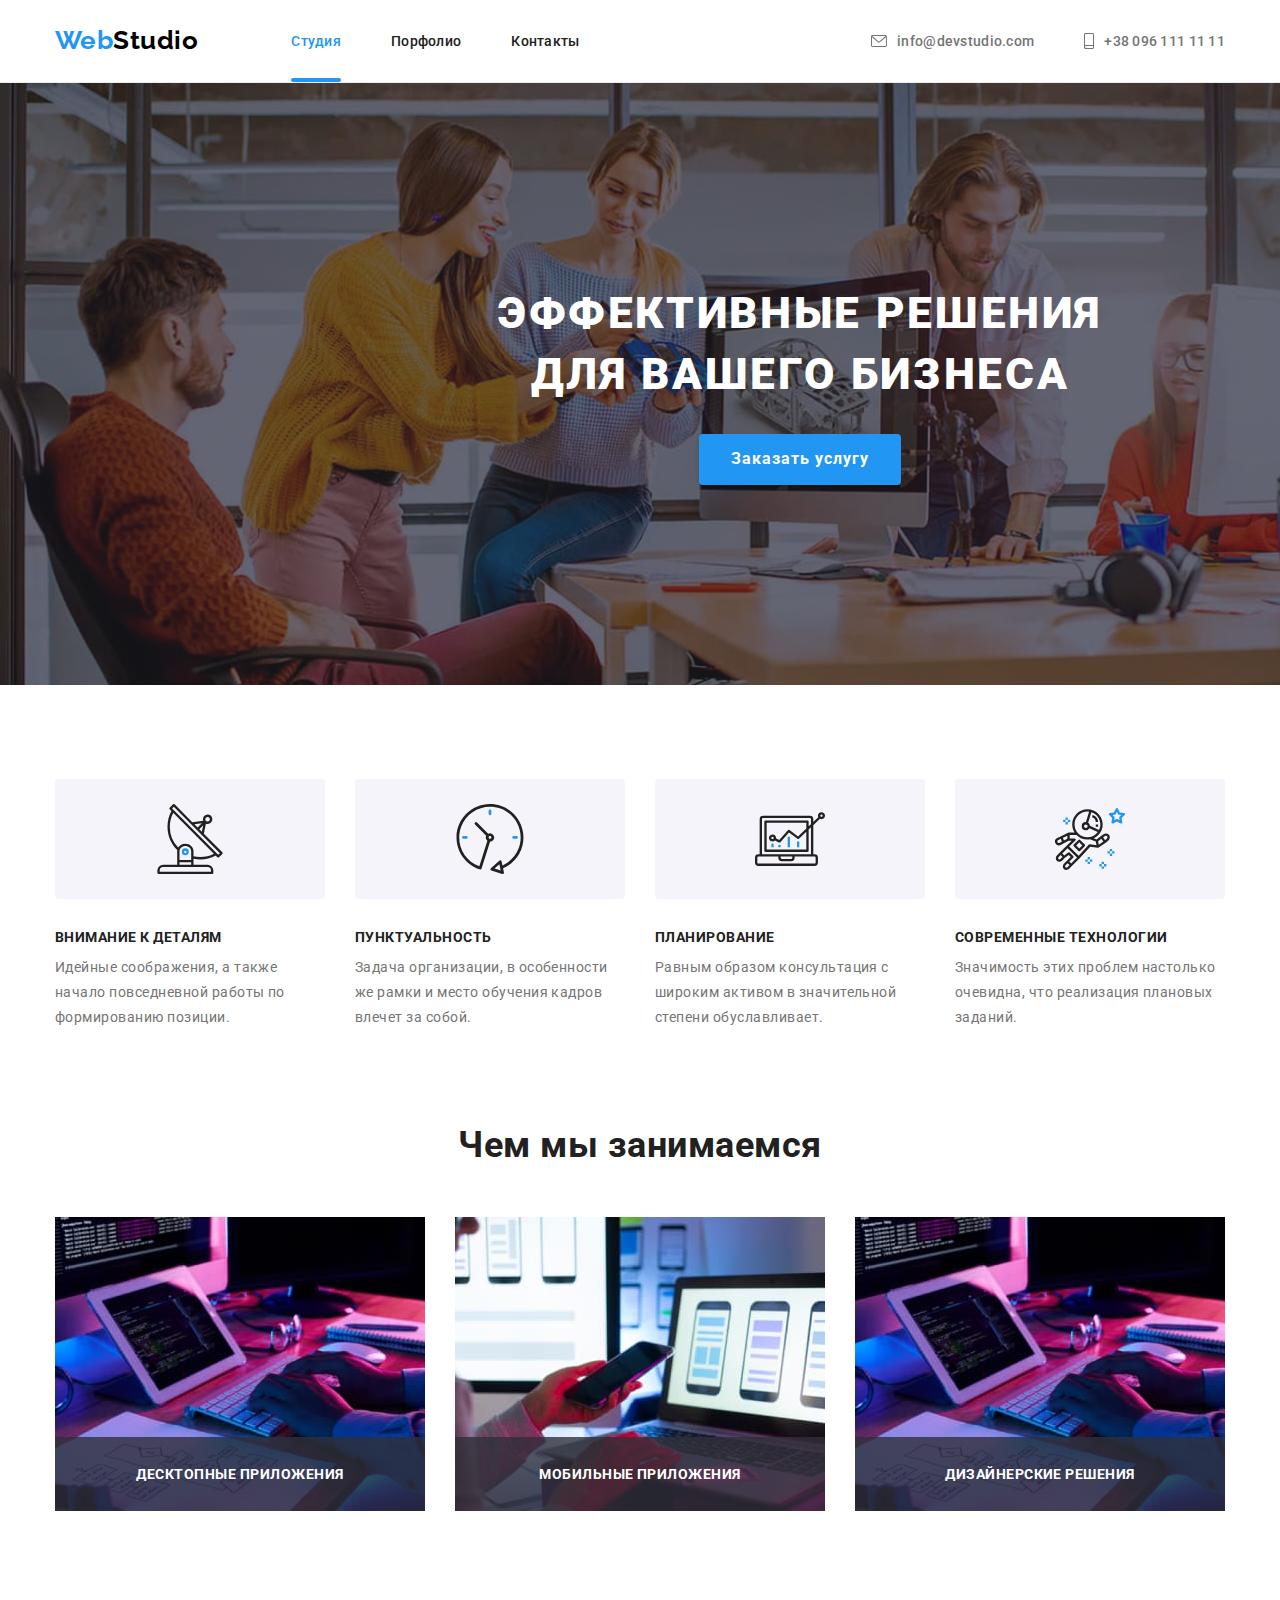
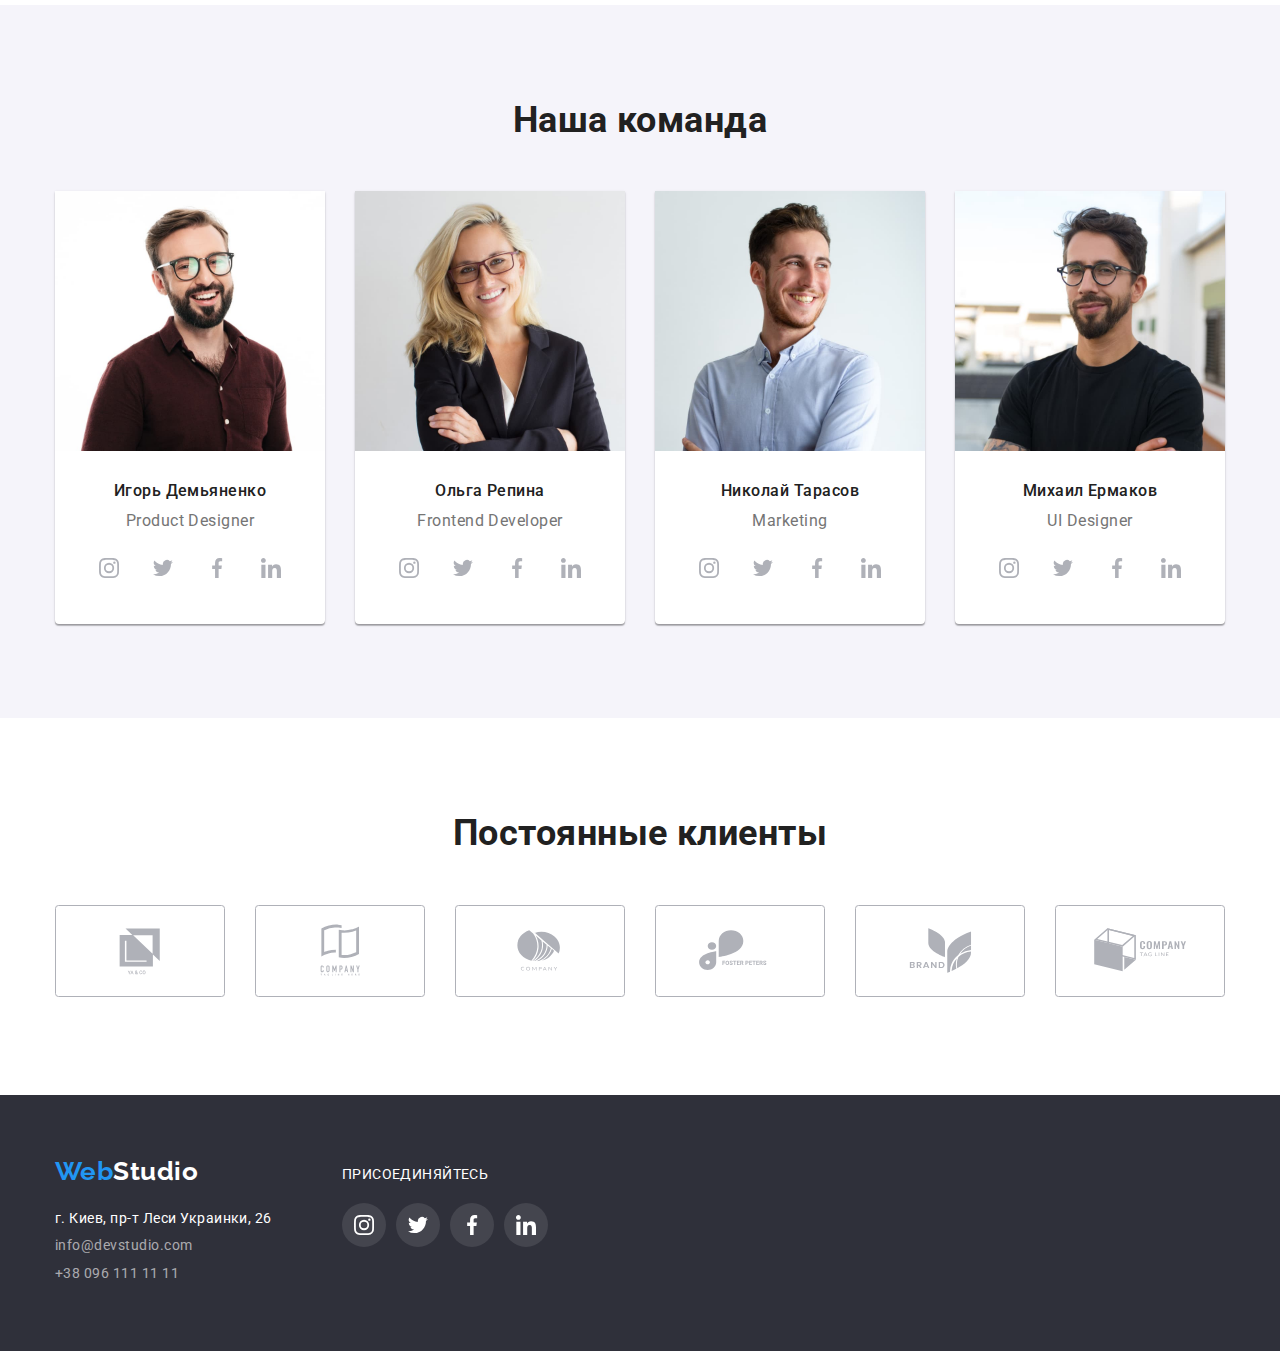
<file: index.html>
<!DOCTYPE html>
<html lang="ru">
  <head>
    <meta charset="UTF-8" />
    <meta http-equiv="X-UA-Compatible" content="IE=edge" />
    <meta name="viewport" content="width=device-width, initial-scale=1.0" />
    <meta
      name="description"
      content="Веб студия по разработке сайтов
    "
    />
    <title>Веб студия</title>
    <!--======================FONTS======================-->
    <link rel="preconnect" href="https://fonts.gstatic.com" />
    <link
      href="https://fonts.googleapis.com/css2?family=Raleway:wght@700&family=Roboto:wght@400;500;700;900&display=swap"
      rel="stylesheet"
    />
    <link
      rel="stylesheet"
      href="https://cdnjs.cloudflare.com/ajax/libs/animate.css/4.1.1/animate.min.css"
    />
    <!--======================нормализатор стилей modern-nomalize======================-->
    <link
      rel="stylesheet"
      href="https://cdnjs.cloudflare.com/ajax/libs/modern-normalize/1.0.0/modern-normalize.min.css"
    />
    <!---======================CSS======================-->
    <link rel="stylesheet" href="./css/styles.css" />
  </head>
  <body>
    <!--======================HEADER======================-->
    <header class="top-header">
      <div class="container header-container">
        <nav class="navigation">
          <a
            class="logo-link link animate__swing"
            href="./index.html"
            title="Логотип компании"
            lang="en"
            >Web<span class="part-logo-link link">Studio</span></a
          >
          <ul class="menu-list list">
            <li class="menu-item">
              <a class="menu-link link current" href="./index.html" title="Студия">Студия</a>
            </li>
            <li class="menu-item">
              <a class="menu-link link" href="./portfolio.html" title="Портфолио">Порфолио</a>
            </li>
            <li class="menu-item">
              <a class="menu-link link" href="./index.html" title="Контакты">Контакты</a>
            </li>
          </ul>
        </nav>
        <ul class="contacts-header list">
          <li class="contacts-header-item">
            <a class="contacts-header-link link" href="mailto:info@devstudio.com" lang="en">
              <svg class="icon-header" width="16" height="12">
                <use href="./images/icons.svg#icon-envelope"></use>
              </svg>
              info@devstudio.com</a
            >
          </li>
          <li class="contacts-header-item">
            <a class="contacts-header-link link" href="tel:+380961111111"
              ><svg class="icon-header" width="10" height="16">
                <use href="./images/icons.svg#icon-smartphone"></use>
              </svg>
              +38 096 111 11 11</a
            >
          </li>
        </ul>
      </div>
    </header>
    <main>
      <!--======================SECTION HERO======================-->
      <section class="hero">
        <div class="container">
          <h1 class="hero-title">эффективные решения<br />для вашего бизнеса</h1>
          <button class="button-order" type="button" data-modal-open>Заказать услугу</button>
        </div>
      </section>
      <!--======================SECTION ADVANTAGES======================-->
      <section class="advantages">
        <div class="container">
          <h2 class="hidden-title">Наши преймущества</h2>
          <ul class="advantages-list list">
            <li class="advantages-item">
              <div class="box-icons">
                <svg width="70" height="70">
                  <use href="./images/icons.svg#icon-antenna"></use>
                </svg>
              </div>
              <h3 class="advantages-subtitle">Внимание к деталям</h3>
              <p class="advantages-paragraph">
                Идейные соображения, а также начало повседневной работы по формированию позиции.
              </p>
            </li>
            <li class="advantages-item">
              <div class="box-icons">
                <svg width="70" height="70">
                  <use href="./images/icons.svg#icon-clock"></use>
                </svg>
              </div>
              <h3 class="advantages-subtitle">Пунктуальность</h3>
              <p class="advantages-paragraph">
                Задача организации, в особенности же рамки и место обучения кадров влечет за собой.
              </p>
            </li>
            <li class="advantages-item">
              <div class="box-icons">
                <svg width="70" height="70">
                  <use href="./images/icons.svg#icon-diagram"></use>
                </svg>
              </div>
              <h3 class="advantages-subtitle">Планирование</h3>
              <p class="advantages-paragraph">
                Равным образом консультация с широким активом в значительной степени обуславливает.
              </p>
            </li>
            <li class="advantages-item">
              <div class="box-icons">
                <svg width="70" height="70">
                  <use href="./images/icons.svg#icon-astronaut"></use>
                </svg>
              </div>
              <h3 class="advantages-subtitle">Современные технологии</h3>
              <p class="advantages-paragraph">
                Значимость этих проблем настолько очевидна, что реализация плановых заданий.
              </p>
            </li>
          </ul>
        </div>
      </section>
      <!--======================SECTION WORK======================-->
      <section class="work">
        <div class="container">
          <h2 class="headlines">Чем мы занимаемся</h2>
          <ul class="work-list list">
            <li class="work-item">
              <div class="wrapper-work-img">
                <img
                  src="./images/works-computer.jpg"
                  alt="Сотрудник работает за компьютером"
                  width="370"
                  height="294"
                />
                <h3 class="label-title">Десктопные приложения</h3>
              </div>
            </li>
            <li class="work-item">
              <div class="wrapper-work-img">
                <img
                  src="./images/works-laptop.jpg"
                  alt="Сотрудник работает за ноутбуком"
                  width="370"
                  height="294"
                />
                <h3 class="label-title">Мобильные приложения</h3>
              </div>
            </li>
            <li class="work-item">
              <div class="wrapper-work-img">
                <img
                  class="work-img"
                  src="./images/works-computer.jpg"
                  alt="Сотрудник работает за компьютером"
                  width="370"
                  height="294"
                />
                <h3 class="label-title">Дизайнерские решения</h3>
              </div>
            </li>
          </ul>
        </div>
      </section>
      <!--======================SECTION TEAM======================-->
      <section class="team section">
        <div class="container">
          <h2 class="headlines">Наша команда</h2>
          <ul class="team-list list">
            <li class="team-item">
              <div class="team-card">
                <img
                  class="team-img"
                  src="./images/product-designer.jpg"
                  alt="Игорь Демьяненко"
                  width="270"
                  height="260"
                />
                <h3 class="team-name-title">Игорь Демьяненко</h3>
                <p class="team-post-paragraph" lang="en">Product Designer</p>
                <ul class="social-links-list link list">
                  <li>
                    <a
                      class="social-link-team-card"
                      href="https://www.instagram.com/"
                      target="_blank"
                    >
                      <svg class="social-page" width="44" height="44">
                        <use href="./images/icons.svg#icon-instagram"></use>
                      </svg>
                    </a>
                  </li>
                  <li>
                    <a
                      class="social-link-team-card"
                      href="https://twitter.com/?lang=uk"
                      target="_blank"
                    >
                      <svg class="social-page" width="44" height="44">
                        <use href="./images/icons.svg#icon-twitter"></use>
                      </svg>
                    </a>
                  </li>
                  <li>
                    <a
                      class="social-link-team-card"
                      href="https://www.facebook.com/"
                      target="_blank"
                    >
                      <svg class="social-page" width="44" height="44">
                        <use href="./images/icons.svg#icon-facebook"></use>
                      </svg>
                    </a>
                  </li>
                  <li>
                    <a
                      class="social-link-team-card"
                      href="https://www.linkedin.com/"
                      target="_blank"
                    >
                      <svg class="social-page" width="44" height="44">
                        <use href="./images/icons.svg#icon-linkedin"></use>
                      </svg>
                    </a>
                  </li>
                </ul>
              </div>
            </li>
            <li class="team-item">
              <div class="team-card">
                <img
                  class="team-img"
                  src="./images/frontend-developer.jpg"
                  alt="Ольга Репина"
                  width="270"
                  height="260"
                />
                <h3 class="team-name-title">Ольга Репина</h3>
                <p class="team-post-paragraph" lang="en">Frontend Developer</p>
                <ul class="social-links-list link list">
                  <li>
                    <a
                      class="social-link-team-card"
                      href="https://www.instagram.com/"
                      target="_blank"
                    >
                      <svg class="social-page" width="44" height="44">
                        <use href="./images/icons.svg#icon-instagram"></use>
                      </svg>
                    </a>
                  </li>
                  <li>
                    <a
                      class="social-link-team-card"
                      href="https://twitter.com/?lang=uk"
                      target="_blank"
                    >
                      <svg class="social-page" width="44" height="44">
                        <use href="./images/icons.svg#icon-twitter"></use>
                      </svg>
                    </a>
                  </li>
                  <li>
                    <a
                      class="social-link-team-card"
                      href="https://www.facebook.com/"
                      target="_blank"
                    >
                      <svg class="social-page" width="44" height="44">
                        <use href="./images/icons.svg#icon-facebook"></use>
                      </svg>
                    </a>
                  </li>
                  <li>
                    <a
                      class="social-link-team-card"
                      href="https://www.linkedin.com/"
                      target="_blank"
                    >
                      <svg class="social-page" width="44" height="44">
                        <use href="./images/icons.svg#icon-linkedin"></use>
                      </svg>
                    </a>
                  </li>
                </ul>
              </div>
            </li>
            <li class="team-item">
              <div class="team-card">
                <img
                  class="team-img"
                  src="./images/marketing.jpg"
                  alt="Николай Тарасов"
                  width="270"
                  height="260"
                />
                <h3 class="team-name-title">Николай Тарасов</h3>
                <p class="team-post-paragraph" lang="en">Marketing</p>
                <ul class="social-links-list link list">
                  <li>
                    <a
                      class="social-link-team-card"
                      href="https://www.instagram.com/"
                      target="_blank"
                    >
                      <svg class="social-page" width="44" height="44">
                        <use href="./images/icons.svg#icon-instagram"></use>
                      </svg>
                    </a>
                  </li>
                  <li>
                    <a
                      class="social-link-team-card"
                      href="https://twitter.com/?lang=uk"
                      target="_blank"
                    >
                      <svg class="social-page" width="44" height="44">
                        <use href="./images/icons.svg#icon-twitter"></use>
                      </svg>
                    </a>
                  </li>
                  <li>
                    <a
                      class="social-link-team-card"
                      href="https://www.facebook.com/"
                      target="_blank"
                    >
                      <svg class="social-page" width="44" height="44">
                        <use href="./images/icons.svg#icon-facebook"></use>
                      </svg>
                    </a>
                  </li>
                  <li>
                    <a
                      class="social-link-team-card"
                      href="https://www.linkedin.com/"
                      target="_blank"
                    >
                      <svg class="social-page" width="44" height="44">
                        <use href="./images/icons.svg#icon-linkedin"></use>
                      </svg>
                    </a>
                  </li>
                </ul>
              </div>
            </li>
            <li class="team-item">
              <div class="team-card">
                <img
                  class="team-img"
                  src="./images/ul-designer.jpg"
                  alt="Михаил Ермаков"
                  width="270"
                  height="260"
                />
                <h3 class="team-name-title">Михаил Ермаков</h3>
                <p class="team-post-paragraph" lang="en">UI Designer</p>
                <ul class="social-links-list link list">
                  <li>
                    <a
                      class="social-link-team-card"
                      href="https://www.instagram.com/"
                      target="_blank"
                    >
                      <svg class="social-page" width="44" height="44">
                        <use href="./images/icons.svg#icon-instagram"></use>
                      </svg>
                    </a>
                  </li>
                  <li>
                    <a
                      class="social-link-team-card"
                      href="https://twitter.com/?lang=uk"
                      target="_blank"
                    >
                      <svg class="social-page" width="44" height="44">
                        <use href="./images/icons.svg#icon-twitter"></use>
                      </svg>
                    </a>
                  </li>
                  <li>
                    <a
                      class="social-link-team-card"
                      href="https://www.facebook.com/"
                      target="_blank"
                    >
                      <svg class="social-page" width="44" height="44">
                        <use href="./images/icons.svg#icon-facebook"></use>
                      </svg>
                    </a>
                  </li>
                  <li>
                    <a
                      class="social-link-team-card"
                      href="https://www.linkedin.com/"
                      target="_blank"
                    >
                      <svg class="social-page" width="44" height="44">
                        <use href="./images/icons.svg#icon-linkedin"></use>
                      </svg>
                    </a>
                  </li>
                </ul>
              </div>
            </li>
          </ul>
        </div>
      </section>
      <!--=======================CLIENTS=========================-->
      <section class="clients">
        <div class="container">
          <h2 class="headlines">Постоянные клиенты</h2>
          <ul class="clients-list list">
            <li>
              <a class="client-link" href="" target="_blank">
                <svg class="client-page" width="170" height="92">
                  <use href="./images/icons.svg#icon-client-one"></use>
                </svg>
              </a>
            </li>
            <li>
              <a class="client-link" href="" target="_blank">
                <svg class="client-page" width="170" height="92">
                  <use href="./images/icons.svg#icon-client-two"></use>
                </svg>
              </a>
            </li>
            <li>
              <a class="client-link" href="" target="_blank">
                <svg class="client-page" width="170" height="92">
                  <use href="./images/icons.svg#icon-client-three"></use>
                </svg>
              </a>
            </li>
            <li>
              <a class="client-link" href="" target="_blank">
                <svg class="client-page" width="170" height="92">
                  <use href="./images/icons.svg#icon-client-four"></use>
                </svg>
              </a>
            </li>
            <li>
              <a class="client-link" href="" target="_blank">
                <svg class="client-page" width="170" height="92">
                  <use href="./images/icons.svg#icon-client-five"></use>
                </svg>
              </a>
            </li>
            <li>
              <a class="client-link" href="" target="_blank">
                <svg class="client-page" width="170" height="92">
                  <use href="./images/icons.svg#icon-client-six"></use>
                </svg>
              </a>
            </li>
          </ul>
        </div>
      </section>
    </main>
    <!--======================FOOTER======================-->
    <footer class="bottom-footer">
      <div class="container">
        <ul class="footer-list list">
          <li>
            <a class="logo-link link" href="./index.html" title="Логотип компании" lang="en"
              >Web<span class="option-logo link">Studio</span></a
            >
            <address class="address-font-style">
              <ul class="contacts-footer-list list">
                <li class="contacts-item contacts-footer-item">
                  <a
                    class="contacts-footer link"
                    href="https://goo.gl/maps/wDVfCGWacjPR4fe57"
                    target="_blank"
                    rel="noopener noreferrer"
                    >г. Киев, пр-т Леси Украинки, 26</a
                  >
                </li>
                <li class="contacts-item">
                  <a
                    class="contacts-footer contacts-footer-addcolor link"
                    href="mailto:info@devstudio.com"
                    lang="en"
                    >info@devstudio.com</a
                  >
                </li>
                <li class="contacts-item">
                  <a class="contacts-footer contacts-footer-addcolor link" href="tel:+380961111111"
                    >+38 096 111 11 11</a
                  >
                </li>
              </ul>
            </address>
          </li>
          <li class="join">
            <p class="footer-paragraph">присоединяйтесь</p>
            <ul class="social-links-list-footer link list">
              <li class="social-links-item-footer">
                <a class="social-link-footer" href="https://www.instagram.com/" target="_blank">
                  <svg class="social-page-footer" width="44" height="44">
                    <use href="./images/icons.svg#icon-instagram"></use>
                  </svg>
                </a>
              </li>
              <li class="social-links-item-footer">
                <a class="social-link-footer" href="https://twitter.com/?lang=uk" target="_blank">
                  <svg class="social-page-footer" width="44" height="44">
                    <use href="./images/icons.svg#icon-twitter"></use>
                  </svg>
                </a>
              </li>
              <li class="social-links-item-footer">
                <a class="social-link-footer" href="https://www.facebook.com/" target="_blank">
                  <svg class="social-page-footer" width="44" height="44">
                    <use href="./images/icons.svg#icon-facebook"></use>
                  </svg>
                </a>
              </li>
              <li class="social-links-item-footer">
                <a class="social-link-footer" href="https://www.linkedin.com/" target="_blank">
                  <svg class="social-page-footer" width="44" height="44">
                    <use href="./images/icons.svg#icon-linkedin"></use>
                  </svg>
                </a>
              </li>
            </ul>
          </li>
        </ul>
      </div>
    </footer>
    <div class="backdrop is-hidden" data-modal>
      <div class="modal">
        <button class="modal-close-button" type="button" data-modal-close>
          <svg width="18" height="18"><use href="./images/icons.svg#icon-close-black"></use></svg>
        </button>
      </div>
    </div>
    <script src="./js/modal.js"></script>
  </body>
</html>
</file>
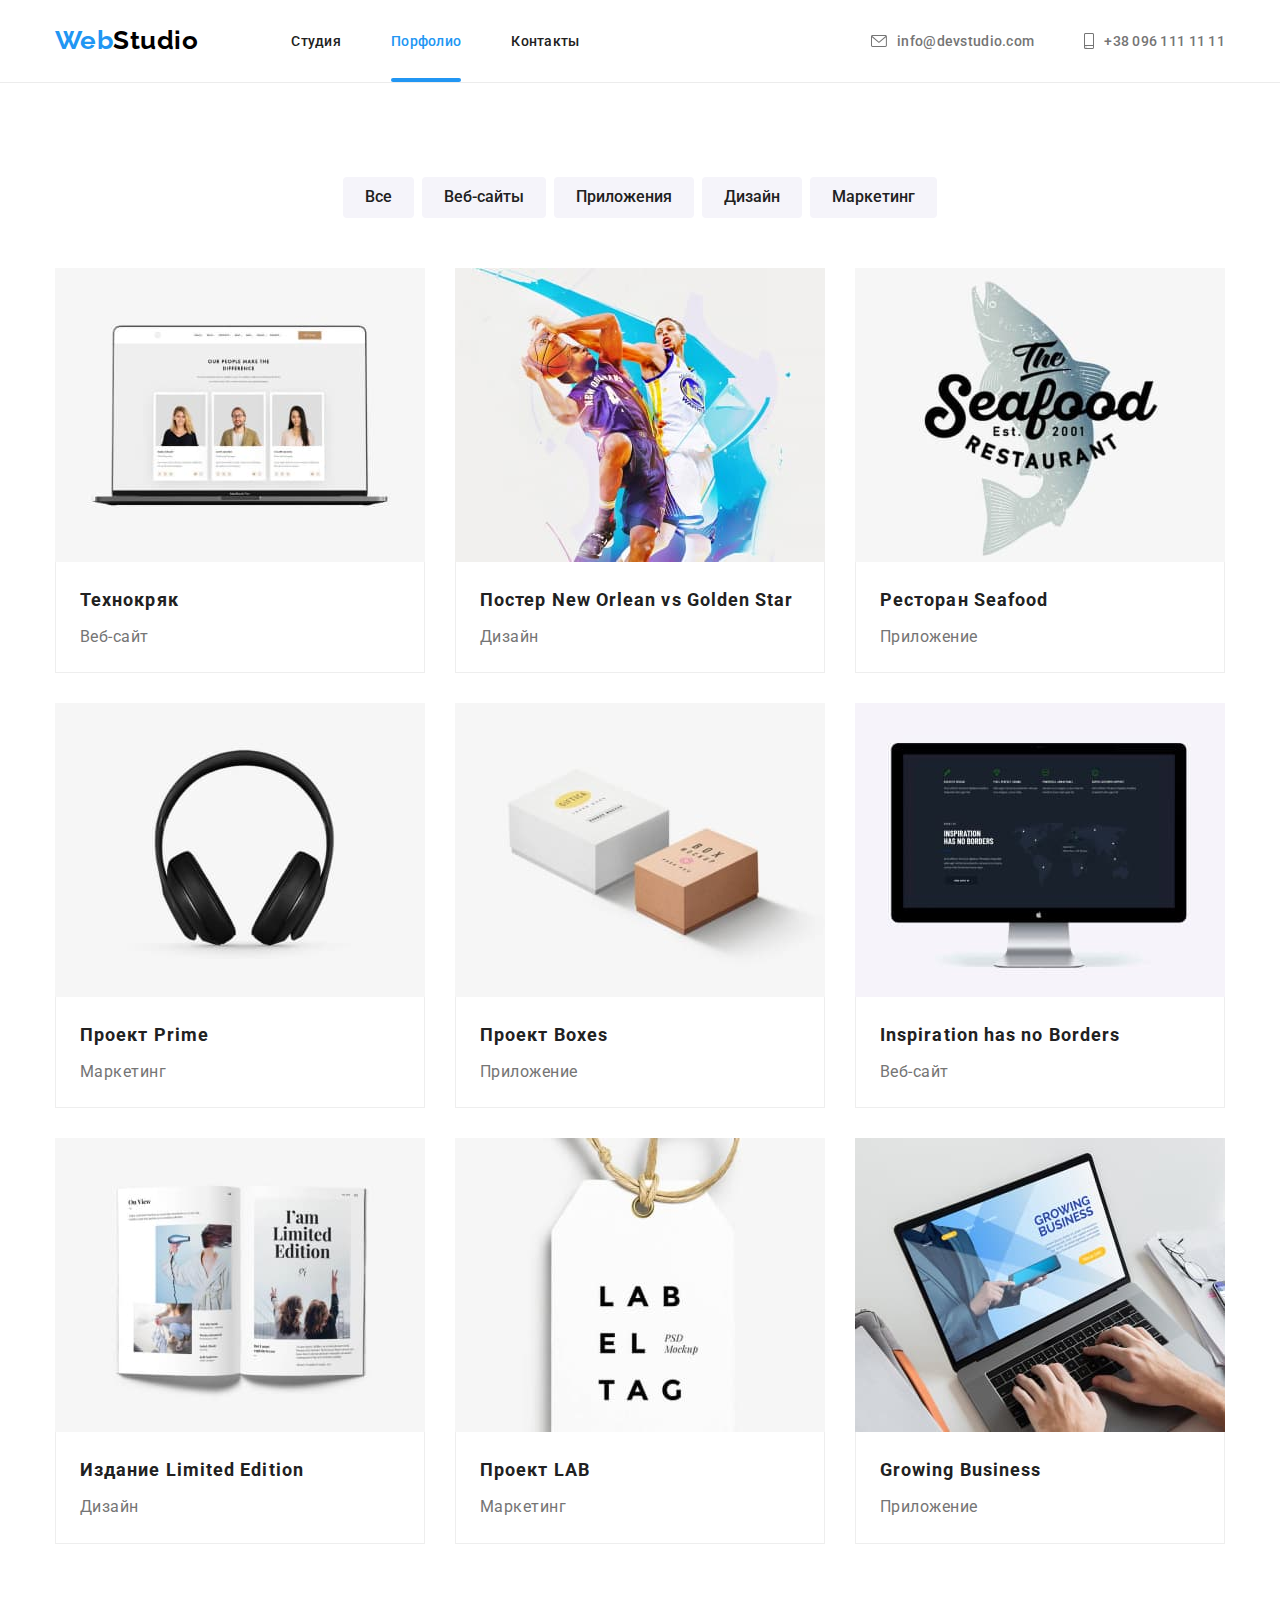
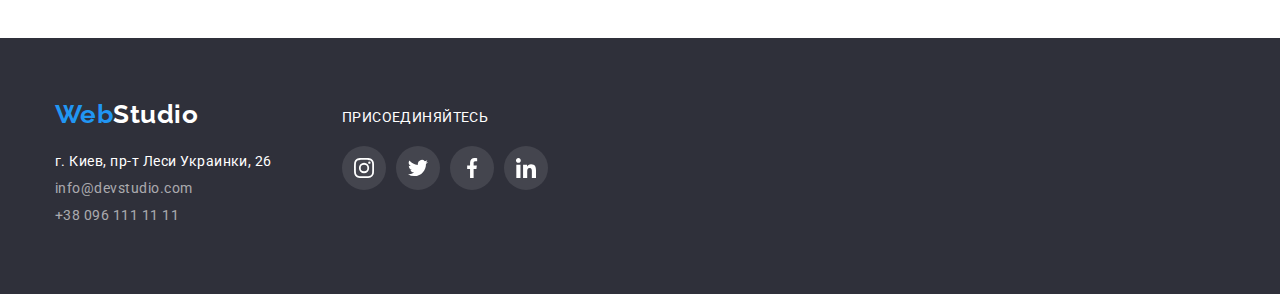
<file: portfolio.html>
<!DOCTYPE html>
<html lang="ru">
  <head>
    <meta charset="UTF-8" />
    <meta http-equiv="X-UA-Compatible" content="IE=edge" />
    <meta name="viewport" content="width=device-width, initial-scale=1.0" />
    <meta
      name="description"
      content="Портфолио: Веб-сайты, приложения, дизайн, маркетинг
    "
    />
    <title>Портфолио / WebStudio</title>
    <!--======================FONTS======================-->
    <link rel="preconnect" href="https://fonts.gstatic.com" />
    <link
      href="https://fonts.googleapis.com/css2?family=Raleway:wght@700&family=Roboto:wght@400;500;700;900&display=swap"
      rel="stylesheet"
    />
    <!--======================нормализатор стилей modern-nomalize======================-->
    <link
      rel="stylesheet"
      href="https://cdnjs.cloudflare.com/ajax/libs/modern-normalize/1.0.0/modern-normalize.min.css"
    />
    <!--======================CSS======================-->
    <link rel="stylesheet" href="./css/styles.css" />
  </head>
  <body>
    <!--======================HEADER======================-->
    <header class="top-header">
      <div class="container header-container">
        <nav class="navigation">
          <a class="logo-link link" href="./index.html" title="Логотип компании" lang="en"
            >Web<span class="part-logo-link link">Studio</span></a
          >
          <ul class="menu-list list">
            <li class="menu-item">
              <a class="menu-link link" href="./index.html" title="Студия">Студия</a>
            </li>
            <li class="menu-item">
              <a class="menu-link link current" href="./portfolio.html" title="Портфолио"
                >Порфолио</a
              >
            </li>
            <li class="menu-item">
              <a class="menu-link link" href="./index.html" title="Контакты">Контакты</a>
            </li>
          </ul>
        </nav>
        <ul class="contacts-header list">
          <li class="contacts-header-item">
            <a class="contacts-header-link link" href="mailto:info@devstudio.com" lang="en">
              <svg class="icon-header" width="16" height="12">
                <use href="./images/icons.svg#icon-envelope"></use>
              </svg>
              info@devstudio.com</a
            >
          </li>
          <li class="contacts-header-item">
            <a class="contacts-header-link link" href="tel:+380961111111"
              ><svg class="icon-header" width="10" height="16">
                <use href="./images/icons.svg#icon-smartphone"></use>
              </svg>
              +38 096 111 11 11</a
            >
          </li>
        </ul>
      </div>
    </header>
    <main>
      <!--======================FILTER======================-->
      <section class="buttons-filter section">
        <div class="container">
          <h1 class="hidden-title">Сортировка портфолио компании Веб Студио</h1>
          <ul class="buttons-filter-list list">
            <li class="buttons-filter-item">
              <button class="button-filter" type="button">Все</button>
            </li>
            <li class="buttons-filter-item">
              <button class="button-filter" type="button">Веб-сайты</button>
            </li>
            <li class="buttons-filter-item">
              <button class="button-filter" type="button">Приложения</button>
            </li>
            <li class="buttons-filter-item">
              <button class="button-filter" type="button">Дизайн</button>
            </li>
            <li class="buttons-filter-item">
              <button class="button-filter" type="button">Маркетинг</button>
            </li>
          </ul>
          <ul class="filter-portfolio-list list">
            <li class="filter-portfolio-item">
              <a class="overlay-link link" href="#">
                <div class="overlay-wrapper">
                  <img
                    src="./images/site-tehnokryak.jpg"
                    alt="Сайт Технокряк"
                    width="370"
                    height="294"
                  />
                  <p class="overlay">
                    Технокряк это современная площадка распространения коронавируса. Компании
                    используют эту платформу для цифрового шпионажа и атак на защищённые сервера
                    конкурентов.
                  </p>
                </div>
                <div class="filter-portfolio-container-bg">
                  <h2 class="filter-portfolio-title">Технокряк</h2>
                  <p class="filter-portfolio-paragraph">Веб-сайт</p>
                </div>
              </a>
            </li>
            <li class="filter-portfolio-item">
              <a class="overlay-link link" href="#"
                ><div class="overlay-wrapper">
                  <img
                    src="./images/poster.jpg"
                    alt="Постер New Orlean vs Golden Star"
                    width="370"
                    height="294"
                  />
                  <p class="overlay">
                    Технокряк это современная площадка распространения коронавируса. Компании
                    используют эту платформу для цифрового шпионажа и атак на защищённые сервера
                    конкурентов.
                  </p>
                </div>
                <div class="filter-portfolio-container-bg">
                  <h2 class="filter-portfolio-title">
                    Постер <span lang="en">New Orlean vs Golden Star</span>
                  </h2>
                  <p class="filter-portfolio-paragraph">Дизайн</p>
                </div>
              </a>
            </li>
            <li class="filter-portfolio-item">
              <a class="overlay-link link" href=""
                ><div class="overlay-wrapper">
                  <img
                    src="./images/restaurant.jpg"
                    alt="Ресторан Seafood"
                    width="370"
                    height="294"
                  />
                  <p class="overlay">
                    Технокряк это современная площадка распространения коронавируса. Компании
                    используют эту платформу для цифрового шпионажа и атак на защищённые сервера
                    конкурентов.
                  </p>
                </div>
                <div class="filter-portfolio-container-bg">
                  <h2 class="filter-portfolio-title">Ресторан <span lang="en">Seafood</span></h2>
                  <p class="filter-portfolio-paragraph">Приложение</p>
                </div>
              </a>
            </li>
            <li class="filter-portfolio-item">
              <a class="overlay-link link" href=""
                ><div class="overlay-wrapper">
                  <img
                    src="./images/prime-project.jpg"
                    alt="Проект Prime"
                    width="370"
                    height="294"
                  />
                  <p class="overlay">
                    Технокряк это современная площадка распространения коронавируса. Компании
                    используют эту платформу для цифрового шпионажа и атак на защищённые сервера
                    конкурентов.
                  </p>
                </div>
                <div class="filter-portfolio-container-bg">
                  <h2 class="filter-portfolio-title">Проект <span lang="en">Prime</span></h2>
                  <p class="filter-portfolio-paragraph">Маркетинг</p>
                </div>
              </a>
            </li>
            <li class="filter-portfolio-item">
              <a class="overlay-link link" href=""
                ><div class="overlay-wrapper">
                  <img
                    src="./images/boxes-project.jpg"
                    alt="Проект Boxes"
                    width="370"
                    height="294"
                  />
                  <p class="overlay">
                    Технокряк это современная площадка распространения коронавируса. Компании
                    используют эту платформу для цифрового шпионажа и атак на защищённые сервера
                    конкурентов.
                  </p>
                </div>
                <div class="filter-portfolio-container-bg">
                  <h2 class="filter-portfolio-title">Проект <span lang="en">Boxes</span></h2>
                  <p class="filter-portfolio-paragraph">Приложение</p>
                </div>
              </a>
            </li>
            <li class="filter-portfolio-item">
              <a class="overlay-link link" href=""
                ><div class="overlay-wrapper">
                  <img
                    src="./images/inspiration-site.jpg"
                    alt="Inspiration has no Borders"
                    width="370"
                    height="294"
                  />
                  <p class="overlay">
                    Технокряк это современная площадка распространения коронавируса. Компании
                    используют эту платформу для цифрового шпионажа и атак на защищённые сервера
                    конкурентов.
                  </p>
                </div>
                <div class="filter-portfolio-container-bg">
                  <h2 class="filter-portfolio-title" lang="en">Inspiration has no Borders</h2>
                  <p class="filter-portfolio-paragraph">Веб-сайт</p>
                </div>
              </a>
            </li>
            <li class="filter-portfolio-item">
              <a class="overlay-link link" href=""
                ><div class="overlay-wrapper">
                  <img
                    src="./images/limited-ldition.jpg"
                    alt="Издание Limited Edition"
                    width="370"
                    height="294"
                  />
                  <p class="overlay">
                    Технокряк это современная площадка распространения коронавируса. Компании
                    используют эту платформу для цифрового шпионажа и атак на защищённые сервера
                    конкурентов.
                  </p>
                </div>
                <div class="filter-portfolio-container-bg">
                  <h2 class="filter-portfolio-title">
                    Издание <span lang="en">Limited Edition</span>
                  </h2>
                  <p class="filter-portfolio-paragraph">Дизайн</p>
                </div>
              </a>
            </li>
            <li class="filter-portfolio-item">
              <a class="overlay-link link" href=""
                ><div class="overlay-wrapper">
                  <img src="./images/project-lab.jpg" alt="Проект LAB" width="370" height="294" />
                  <p class="overlay">
                    Технокряк это современная площадка распространения коронавируса. Компании
                    используют эту платформу для цифрового шпионажа и атак на защищённые сервера
                    конкурентов.
                  </p>
                </div>
                <div class="filter-portfolio-container-bg">
                  <h2 class="filter-portfolio-title">Проект <span lang="en">LAB</span></h2>
                  <p class="filter-portfolio-paragraph">Маркетинг</p>
                </div>
              </a>
            </li>
            <li class="filter-portfolio-item">
              <a class="overlay-link link" href=""
                ><div class="overlay-wrapper">
                  <img
                    src="./images/growing-business.jpg"
                    alt="Приложение Growing Business"
                    width="370"
                    height="294"
                  />
                  <p class="overlay">
                    Технокряк это современная площадка распространения коронавируса. Компании
                    используют эту платформу для цифрового шпионажа и атак на защищённые сервера
                    конкурентов.
                  </p>
                </div>
                <div class="filter-portfolio-container-bg">
                  <h2 class="filter-portfolio-title" lang="en">Growing Business</h2>
                  <p class="filter-portfolio-paragraph">Приложение</p>
                </div>
              </a>
            </li>
          </ul>
        </div>
      </section>
    </main>
    <!--======================FOOTER======================-->
    <footer class="bottom-footer">
      <div class="container">
        <ul class="footer-list list">
          <li>
            <a class="logo-link link" href="./index.html" title="Логотип компании" lang="en"
              >Web<span class="option-logo link">Studio</span></a
            >
            <address class="address-font-style">
              <ul class="contacts-footer-list list">
                <li class="contacts-item contacts-footer-item">
                  <a
                    class="contacts-footer link"
                    href="https://goo.gl/maps/wDVfCGWacjPR4fe57"
                    target="_blank"
                    rel="noopener noreferrer"
                    >г. Киев, пр-т Леси Украинки, 26</a
                  >
                </li>
                <li class="contacts-item">
                  <a
                    class="contacts-footer contacts-footer-addcolor link"
                    href="mailto:info@devstudio.com"
                    lang="en"
                    >info@devstudio.com</a
                  >
                </li>
                <li class="contacts-item">
                  <a class="contacts-footer contacts-footer-addcolor link" href="tel:+380961111111"
                    >+38 096 111 11 11</a
                  >
                </li>
              </ul>
            </address>
          </li>
          <li class="join">
            <p class="footer-paragraph">присоединяйтесь</p>
            <ul class="social-links-list-footer link list">
              <li class="social-links-item-footer">
                <a class="social-link-footer" href="https://www.instagram.com/" target="_blank">
                  <svg class="social-page-footer" width="44" height="44">
                    <use href="./images/icons.svg#icon-instagram"></use>
                  </svg>
                </a>
              </li>
              <li class="social-links-item-footer">
                <a class="social-link-footer" href="https://twitter.com/?lang=uk" target="_blank">
                  <svg class="social-page-footer" width="44" height="44">
                    <use href="./images/icons.svg#icon-twitter"></use>
                  </svg>
                </a>
              </li>
              <li class="social-links-item-footer">
                <a class="social-link-footer" href="https://www.facebook.com/" target="_blank">
                  <svg class="social-page-footer" width="44" height="44">
                    <use href="./images/icons.svg#icon-facebook"></use>
                  </svg>
                </a>
              </li>
              <li class="social-links-item-footer">
                <a class="social-link-footer" href="https://www.linkedin.com/" target="_blank">
                  <svg class="social-page-footer" width="44" height="44">
                    <use href="./images/icons.svg#icon-linkedin"></use>
                  </svg>
                </a>
              </li>
            </ul>
          </li>
        </ul>
      </div>
    </footer>
  </body>
</html>
</file>
<file: css/styles.css>
/*==================COMPONENTS==================*/
:root {
  --main-font: 'Roboto', sans-serif;
  --secondary-font: 'Raleway', sans-serif;
  --main-text-color: #212121;
  --secondary-color: #ffffff;
  --additional-color: #757575;
  --akcent-text-color: #2196f3;
  --footer-bg-color: #2f303a;
}
body {
  font-family: var(--main-font);
  color: var(--main-text-color);
  letter-spacing: 0.03em;
}
h1,
h2,
h3,
p {
  margin-top: 0;
  margin-bottom: 0;
}
ul {
  margin-top: 0;
  margin-bottom: 0;
  padding-left: 0;
}
img {
  display: block;
}
.section {
  padding-top: 94px;
  padding-bottom: 94px;
}
.container {
  width: 1200px;
  padding-left: 15px;
  padding-right: 15px;
  margin: 0 auto;
}
.link {
  text-decoration: none;
}
.list {
  list-style: none;
}
.hidden-title {
  display: none;
}
.headlines {
  font-size: 36px;
  line-height: 1.18;
  margin-bottom: 50px;
  text-align: center;
}
/*==================END COMPONENTS==================*/

/*==================HEADER==================*/
.top-header {
  padding-top: 24px;
  padding-bottom: 24px;
  border-bottom: 1px solid #ececec;
}
.header-container {
  display: flex;
  align-items: center;
  justify-content: space-between;
}
.navigation {
  display: flex;
  align-items: center;
}
.logo-link {
  font-family: var(--secondary-font);
  font-weight: 700;
  font-size: 26px;
  line-height: 1.3;
  color: var(--akcent-text-color);
  animation-duration: 1000ms;
  animation-iteration-count: infinite;
}
.part-logo-link {
  color: #000;
}
.menu-list {
  display: flex;
  align-items: center;
  margin-left: 93px;
}
.menu-item:not(:last-child) {
  margin-right: 50px;
}
.menu-link {
  position: relative;
  font-weight: 500;
  font-size: 14px;
  line-height: 1.34;
  letter-spacing: 0.02em;
  color: var(--main-text-color);
  transition: color 250ms cubic-bezier(0.4, 0, 0.2, 1);
}
.menu-link:hover,
.menu-link:focus {
  color: var(--akcent-text-color);
}
.link.current {
  color: var(--akcent-text-color);
}
.link.current::after {
  content: '';
  width: 100%;
  height: 4px;
  margin-top: 28px;
  display: block;
  position: absolute;
  background-color: var(--akcent-text-color);
  border-radius: 2px;
}
.contacts-header {
  display: flex;
  align-items: center;
}
.contacts-header-item {
  margin-left: 50px;
}
.contacts-header-link {
  display: flex;
  align-items: center;
  font-weight: 500;
  font-size: 14px;
  line-height: 1.16;
  letter-spacing: 0.02em;
  color: var(--additional-color);
  transition: color 250ms cubic-bezier(0.4, 0, 0.2, 1);
}
.contacts-header-link:hover,
.contacts-header-link:focus {
  color: var(--akcent-text-color);
}
.icon-header {
  margin-right: 10px;
  fill: var(--additional-color);
  transition: fill 250ms cubic-bezier(0.4, 0, 0.2, 1);
}
.contacts-header-link:hover .icon-header,
.contacts-header-link:focus .icon-header {
  fill: var(--akcent-text-color);
}
/*==================END HEADER==================*/

/*==================FOOTER==================*/
.option-logo {
  color: #ffffff;
}
.contacts-footer {
  font-weight: 400;
  font-size: 14px;
  color: var(--secondary-color);
  transition: color 250ms cubic-bezier(0.4, 0, 0.2, 1);
}
.contacts-footer:hover,
.contacts-footer:focus {
  color: var(--akcent-text-color);
}
.contacts-footer-addcolor {
  color: rgba(255, 255, 255, 0.6);
}
.address-font-style {
  font-style: normal;
  margin-top: 20px;
}
.contacts-item {
  padding-bottom: 9px;
}
.bottom-footer {
  padding-top: 60px;
  padding-bottom: 60px;
  background-color: var(--footer-bg-color);
}
.join {
  padding-top: 12px;
  padding-left: 70px;
}
.footer-paragraph {
  margin-bottom: 20px;
  font-weight: 700px;
  font-size: 14px;
  line-height: 1.14;
  letter-spacing: 0.03em;
  text-transform: uppercase;
  color: var(--secondary-color);
}
.footer-list {
  display: flex;
}
.social-links-list-footer {
  display: flex;
}
.social-links-item-footer:not(:last-child) {
  margin-right: 10px;
}
.social-page-footer {
  fill: var(--secondary-color);
  border-radius: 50%;
  background-color: rgba(255, 255, 255, 0.1);
  transition: background-color 250ms cubic-bezier(0.4, 0, 0.2, 1);
}
.social-link-footer:hover .social-page-footer,
.social-link-footer:focus .social-page-footer {
  background-color: var(--akcent-text-color);
}
/*==================END FOOTER==================*/

/*==================HERO==================*/
.hero {
  text-align: center;
  padding-bottom: 200px;
  padding-top: 200px;
  background-color: #c4c4c4;
  background-image: linear-gradient(rgba(47, 48, 58, 0.4), rgba(47, 48, 58, 0.4)),
    url(../images/background-header.jpg);
  width: 1600px;
  margin: 0 auto;
  background-size: cover;
}
.hero-title {
  margin-bottom: 30px;
  font-weight: 900;
  font-size: 44px;
  line-height: 1.38;
  letter-spacing: 0.06em;
  text-transform: uppercase;
  color: var(--secondary-color);
}
.button-order {
  padding: 10px 32px;
  min-width: 200px;
  border-radius: 4px;
  border: none;
  font-weight: 700;
  font-size: 16px;
  line-height: 1.9;
  letter-spacing: 0.06em;
  color: var(--secondary-color);
  background-color: var(--akcent-text-color);
  box-shadow: 0px 4px 4px rgba(0, 0, 0, 0.15);
  cursor: pointer;
  transition: background-color 250ms cubic-bezier(0.4, 0, 0.2, 1);
}
.button-order:hover,
.button-order:focus {
  background-color: #188ce8;
}
/*==================END HERO==================*/

/*==================MODAL WINDOW==================*/
.backdrop {
  position: fixed;
  top: 0px;
  left: 0px;
  width: 100vw;
  height: 100vh;
  background-color: rgba(0, 0, 0, 0.2);
  z-index: 1000;
  transition: visibility 250ms cubic-bezier(0.4, 0, 0.2, 1),
    opacity 250ms cubic-bezier(0.4, 0, 0.2, 1), transform 500ms cubic-bezier(0.4, 0, 0.2, 1);
}
.is-hidden {
  visibility: hidden;
  opacity: 0;
  pointer-events: none;
  transform: scale(2) translateY(100%);
}
.modal {
  position: absolute;
  top: 50%;
  left: 50%;
  transform: translate(-50%, -50%);
  width: 528px;
  height: 581px;
  background-color: var(--secondary-color);
  box-shadow: 0px 1px 3px rgba(0, 0, 0, 0.12), 0px 1px 1px rgba(0, 0, 0, 0.14),
    0px 2px 1px rgba(0, 0, 0, 0.2);
  border-radius: 4px;
}
.modal-close-button {
  position: absolute;
  top: 8px;
  right: 8px;
  width: 30px;
  height: 30px;
  background-color: transparent;
  border: 1px solid rgba(0, 0, 0, 0.1);
  border-radius: 50%;
  display: flex;
  align-items: center;
  cursor: pointer;
}
/*==================END MODAL WINDOW==================*/

/*==================ADVANTAGES==================*/
.advantages {
  padding-top: 94px;
  padding-bottom: 47px;
}
.advantages-list {
  display: flex;
  justify-content: space-between;
}
.advantages-item {
  flex-basis: calc((100% - 90px) / 4);
}
.box-icons {
  display: flex;
  justify-content: center;
  align-items: center;
  width: 270px;
  height: 120px;
  background-color: #f5f4fa;
  border-radius: 4px;
}
.advantages-subtitle {
  font-size: 14px;
  line-height: 1.16;
  text-transform: uppercase;
  margin-top: 30px;
  margin-bottom: 10px;
}
.advantages-paragraph {
  font-size: 14px;
  line-height: 1.8;
  color: var(--additional-color);
}
/*==================END ADVANTAGES==================*/

/*==================WORK==================*/
.work {
  padding-top: 47px;
  padding-bottom: 94px;
}
.work-list {
  display: flex;
  flex-wrap: wrap;
  margin-left: -30px;
  margin-top: -30px;
}
.work-item {
  flex-basis: calc((100% - 90px) / 3);
  margin-left: 30px;
  margin-top: 30px;
}
.wrapper-work-img {
  position: relative;
}
.label-title {
  text-transform: uppercase;
  color: var(--secondary-color);
  font-size: 14px;
  line-height: 1.44;
  overflow: auto;
  text-align: center;
  width: 370px;
  background-color: rgba(47, 48, 58, 0.8);
  position: absolute;
  bottom: 0;
  padding: 27px 15px;
}
/*==================END WORK==================*/

/*==================TEAM==================*/
.team {
  background-color: #f5f4fa;
}
.team-list {
  display: flex;
  margin-top: -30px;
  margin-left: -30px;
  flex-wrap: wrap;
}
.team-item {
  margin-top: 30px;
  margin-left: 30px;
  flex-basis: calc((100% - 120px) / 4);
}
.team-card {
  text-align: center;
  padding-bottom: 30px;
  background-color: var(--secondary-color);
  box-shadow: 0px 1px 3px rgba(0, 0, 0, 0.12), 0px 1px 1px rgba(0, 0, 0, 0.14),
    0px 2px 1px rgba(0, 0, 0, 0.2);
  border-radius: 0px 0px 4px 4px;
}
.team-name-title {
  margin-top: 30px;
  margin-bottom: 10px;
  font-weight: 500;
  font-size: 16px;
  line-height: 1.2;
}
.team-post-paragraph {
  font-size: 16px;
  line-height: 1.2;
  margin-bottom: 16px;
  color: var(--additional-color);
}
.social-links-list {
  display: flex;
  justify-content: space-between;
  padding-left: 32px;
  padding-right: 32px;
}
.social-page {
  fill: #afb1b8;
  border-radius: 50%;
  transition: fill 250ms cubic-bezier(0.4, 0, 0.2, 1),
    background-color 250ms cubic-bezier(0.4, 0, 0.2, 1);
}
.social-link-team-card:hover .social-page,
.social-link-team-card:focus .social-page {
  fill: var(--secondary-color);
  background-color: var(--akcent-text-color);
}
/*==================END TEAM==================*/

/*==================CLIENTS==================*/
.clients {
  padding-top: 94px;
  padding-bottom: 94px;
}
.clients-list {
  display: flex;
  justify-content: space-between;
}
.client-page {
  fill: #afb1b8;
  border: #afb1b8 1px solid;
  border-radius: 3.5px;
  transition: fill 250ms cubic-bezier(0.4, 0, 0.2, 1), border 250ms cubic-bezier(0.4, 0, 0.2, 1);
}
.client-link:hover .client-page,
.client-link:focus .client-page {
  fill: var(--akcent-text-color);
  border: 1px solid var(--akcent-text-color);
}
/*==================END CLIENTS==================*/

/*==================END INDEX==================*/

/*==================PORTFOLIO==================*/
.buttons-filter-list {
  display: flex;
  justify-content: center;
  margin-bottom: 50px;
}
.buttons-filter-item:not(:last-child) {
  margin-right: 8px;
}
.button-filter {
  padding: 6px 22px;
  font-family: var(--main-font);
  font-weight: 500;
  font-size: 16px;
  line-height: 1.8;
  text-align: center;
  color: var(--main-text-color);
  background: #f5f4fa;
  border: none;
  border-radius: 4px;
  cursor: pointer;
  transition: color 250ms cubic-bezier(0.4, 0, 0.2, 1),
    background-color 250ms cubic-bezier(0.4, 0, 0.2, 1),
    box-shadow 250ms cubic-bezier(0.4, 0, 0.2, 1);
}
.button-filter:hover,
.button-filter:focus {
  color: var(--secondary-color);
  background-color: var(--akcent-text-color);
  box-shadow: 0px 3px 1px rgba(0, 0, 0, 0.1), 0px 1px 2px rgba(0, 0, 0, 0.08),
    0px 2px 2px rgba(0, 0, 0, 0.12);
}
.filter-portfolio-list {
  display: flex;
  flex-wrap: wrap;
  margin-top: -30px;
  margin-left: -30px;
}
.filter-portfolio-item {
  margin-top: 30px;
  margin-left: 30px;
  flex-basis: calc((100% - 90px) / 3);
  transition: box-shadow 250ms cubic-bezier(0.4, 0, 0.2, 1);
}
.filter-portfolio-item:hover,
.filter-portfolio-item:focus {
  box-shadow: 0px 1px 1px rgba(0, 0, 0, 0.12), 0px 4px 4px rgba(0, 0, 0, 0.06),
    1px 4px 6px rgba(0, 0, 0, 0.16);
}
.overlay-wrapper {
  position: relative;
  overflow: hidden;
}
.overlay {
  padding: 63px 24px;
  font-size: 18px;
  line-height: 1.56;
  color: var(--secondary-color);
  background-color: rgba(33, 150, 243, 0.9);
  position: absolute;
  top: 0px;
  left: 0px;
  width: 100%;
  height: 100%;
  overflow: auto;
  transform: translateY(100%);
  transition: transform 250ms cubic-bezier(0.4, 0, 0.2, 1);
}
.overlay-link:hover .overlay,
.overlay-link:focus .overlay {
  transform: translateY(0%);
}
.filter-portfolio-title {
  margin-bottom: 4px;
  margin-left: 24px;
  margin-right: 24px;
  font-size: 18px;
  line-height: 2;
  letter-spacing: 0.06em;
  color: var(--main-text-color);
}
.filter-portfolio-paragraph {
  margin-left: 24px;
  margin-right: 24px;
  font-size: 16px;
  line-height: 1.9;
  color: var(--additional-color);
}
.filter-portfolio-container-bg {
  padding-top: 20px;
  padding-bottom: 20px;
  width: 370px;
  background: var(--secondary-color);
  border: 1px solid #eeeeee;
  border-top: 0px;
}
/*==================END PORTFOLIO==================*/
</file>
